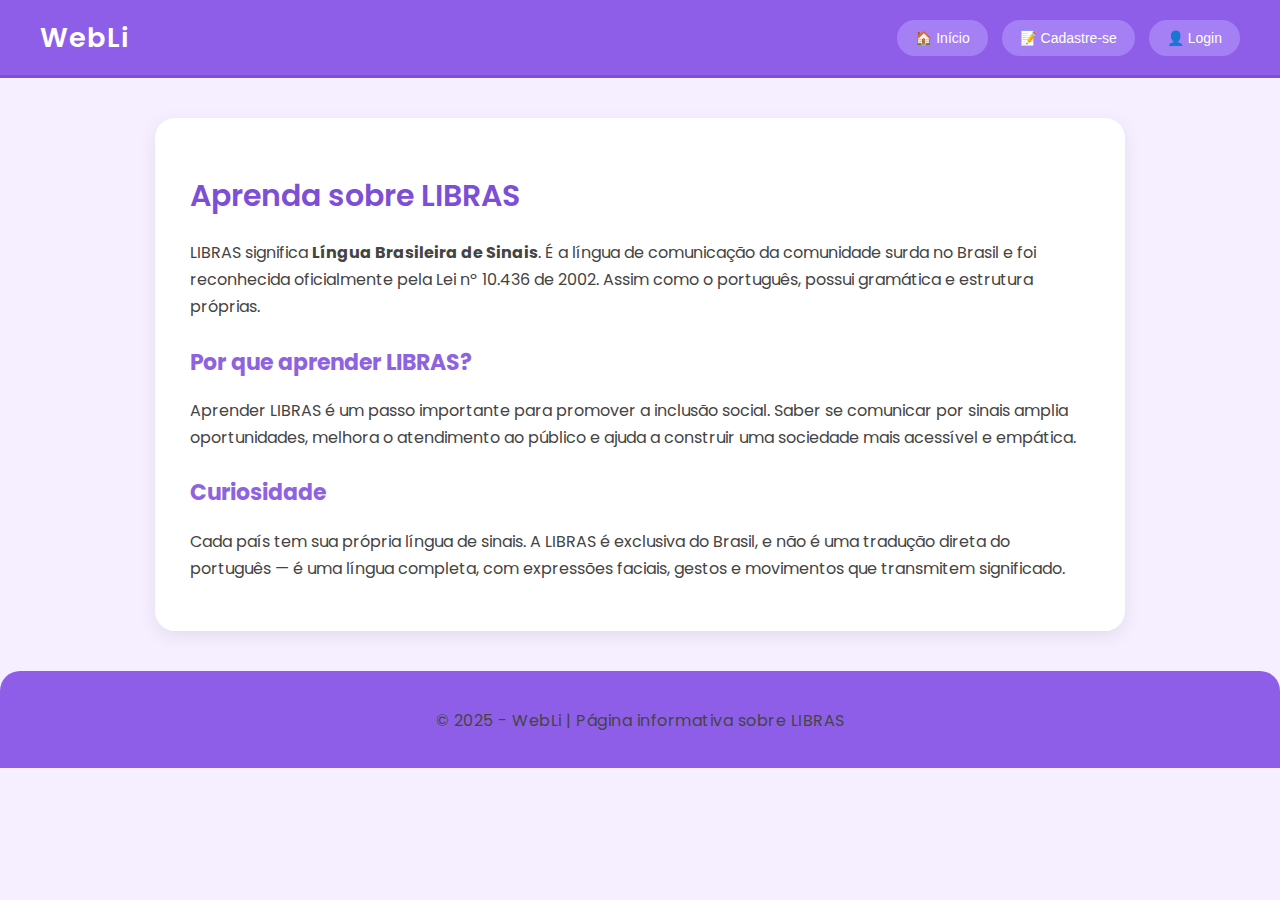
<file: index.html>
<!DOCTYPE html>
<html lang="pt-BR">
<head>
  <meta charset="UTF-8" />
  <meta name="viewport" content="width=device-width, initial-scale=1.0" />
  <title>Informações sobre LIBRAS</title>

  <!-- Fonte moderna -->
  <link href="https://fonts.googleapis.com/css2?family=Poppins:wght@300;400;600&display=swap" rel="stylesheet">

  <!-- Arquivo CSS -->
  <link rel="stylesheet" href="informativa.css" />
</head>

<body>

  <!-- HEADER -->
  <header>
    <div class="logo">WebLi</div>

    <nav class="menu">
      <button type="button" onclick="irparaInicio()">🏠 Início</button>
      <button type="button" onclick="irparaCadastro()">📝 Cadastre-se</button>
      <button type="button" onclick="irparaLogin()">👤 Login</button>
    </nav>
  </header>

  <!-- CONTEÚDO PRINCIPAL -->
  <main>
    <h1>Aprenda sobre LIBRAS</h1>
    <p>
      LIBRAS significa <strong>Língua Brasileira de Sinais</strong>. É a língua de comunicação da comunidade surda no Brasil e foi reconhecida oficialmente pela Lei nº 10.436 de 2002. Assim como o português, possui gramática e estrutura próprias.
    </p>

    <h2>Por que aprender LIBRAS?</h2>
    <p>
      Aprender LIBRAS é um passo importante para promover a inclusão social. Saber se comunicar por sinais amplia oportunidades, melhora o atendimento ao público e ajuda a construir uma sociedade mais acessível e empática.
    </p>

    <h2>Curiosidade</h2>
    <p>
      Cada país tem sua própria língua de sinais. A LIBRAS é exclusiva do Brasil, e não é uma tradução direta do português — é uma língua completa, com expressões faciais, gestos e movimentos que transmitem significado.
    </p>
  </main>

  <!-- FOOTER -->
  <footer>
    <p>© 2025 - WebLi | Página informativa sobre LIBRAS</p>
  </footer>

  <!-- SCRIPT -->
  <script src="script.js"></script>

</body>
</html>
</file>
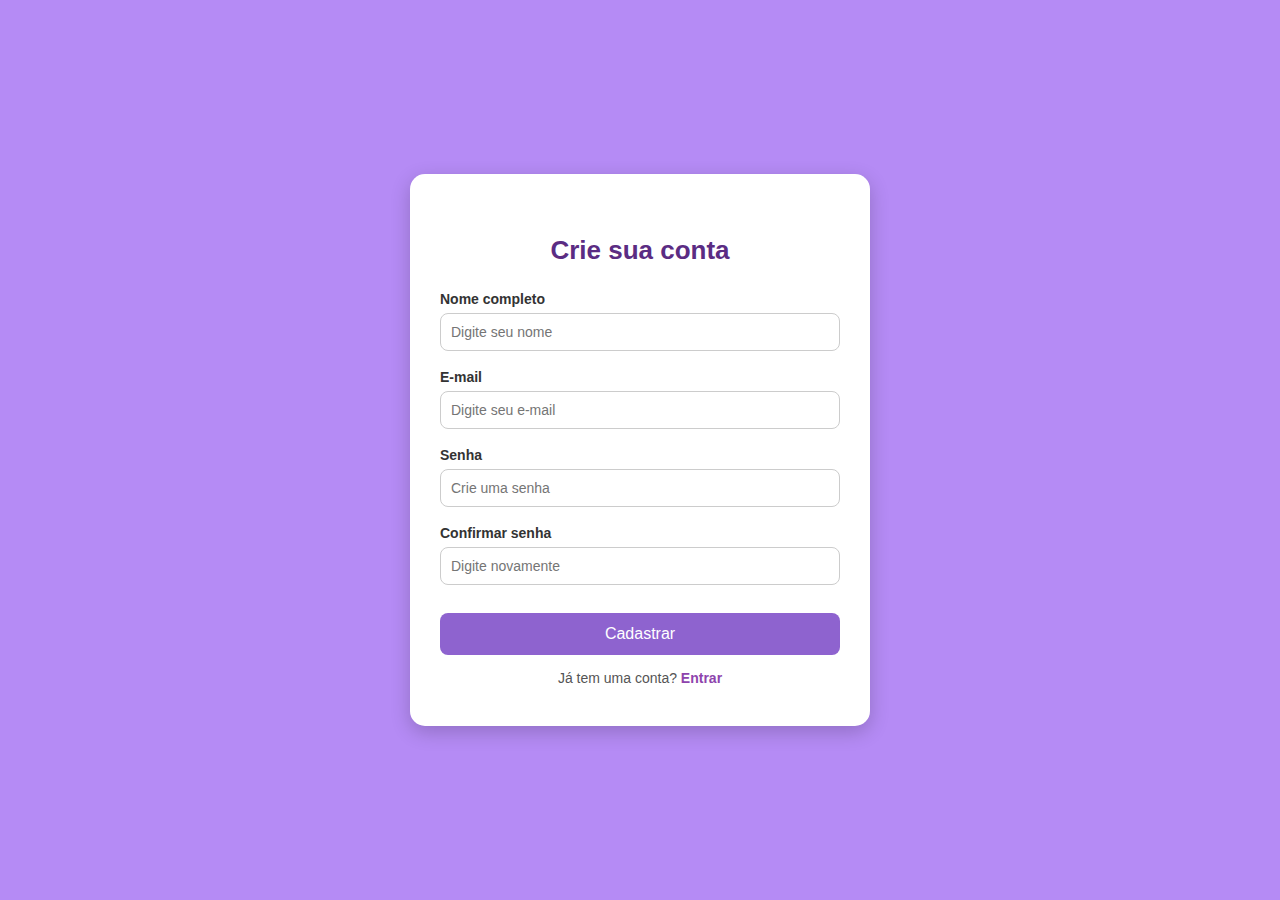
<file: cadastro.html>
<!DOCTYPE html>
<html lang="pt-BR">
<head>
  <meta charset="UTF-8">
  <title>Tela de Cadastro</title>
  <link rel="stylesheet" href="cadastro.css">
</head>
<body>

  <div class="container">
    <h2>Crie sua conta</h2>

    <div class="form-group">
      <label for="nome">Nome completo</label>
      <input type="text" id="nome" placeholder="Digite seu nome">
    </div>

    <div class="form-group">
      <label for="email">E-mail</label>
      <input type="email" id="email" placeholder="Digite seu e-mail">
    </div>

    <div class="form-group">
      <label for="senha">Senha</label>
      <input type="password" id="senha" placeholder="Crie uma senha">
    </div>

    <div class="form-group">
      <label for="confirmar">Confirmar senha</label>
      <input type="password" id="confirmar" placeholder="Digite novamente">
    </div>

    <button class="btn" onclick="validarCadastro()">Cadastrar</button>

    <p class="mensagem" id="mensagem"></p>

    <div class="footer-text">
      Já tem uma conta? <a href="#">Entrar</a>
    </div>
  </div>

  <script src="cadastro.js"></script>
</body>
</html>
</file>
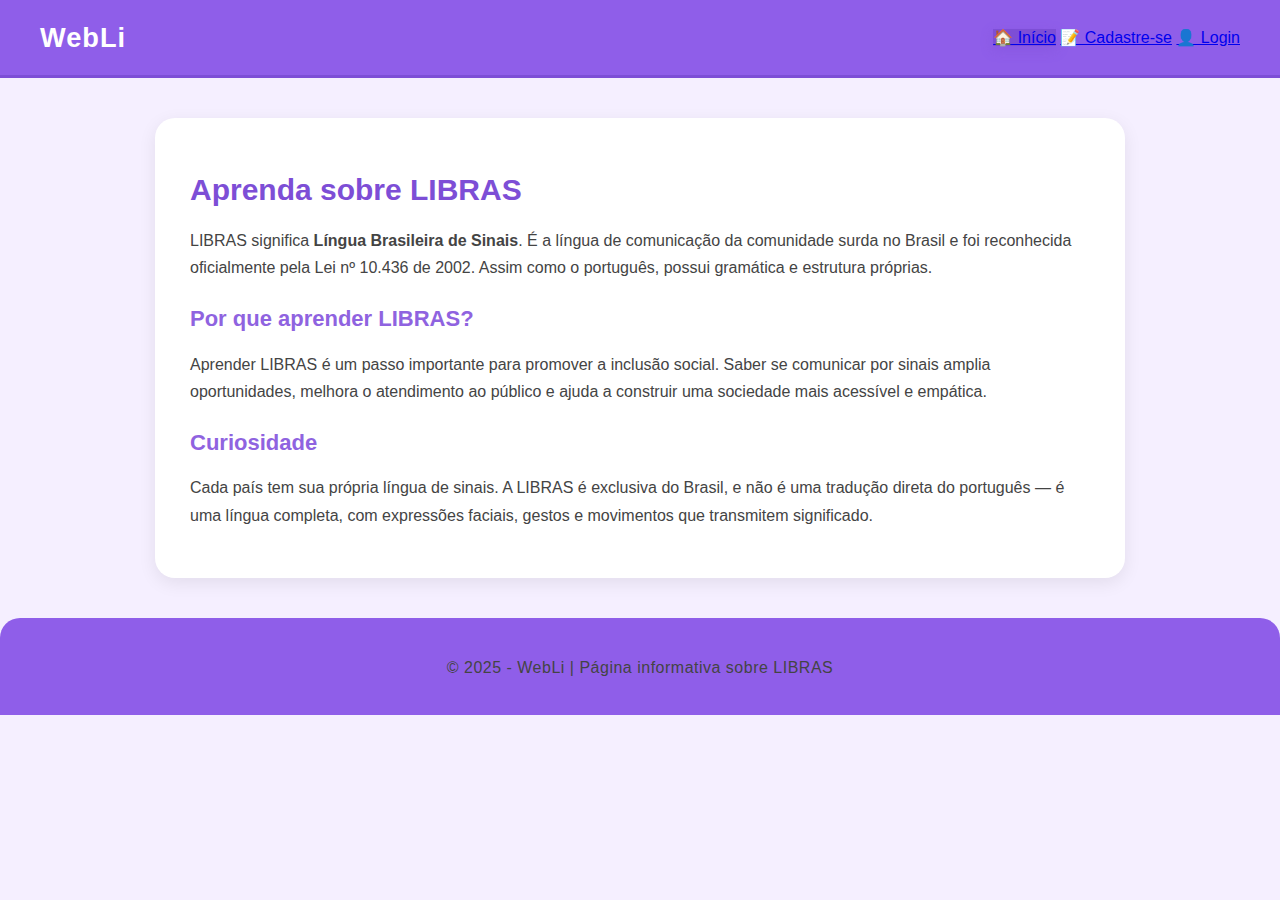
<file: informativa.html>
<!DOCTYPE html>
<html lang="pt-BR">
<head>
  <meta charset="UTF-8">
  <meta name="viewport" content="width=device-width, initial-scale=1.0">
  <title>Informações sobre LIBRAS</title>
  <link rel="stylesheet" href="informativa.css">
</head>
<body>

  <header>
    <div class="logo">WebLi</div>
    <nav>
      <a href="#" class="ativo">🏠 Início</a>
      <a href="#">📝 Cadastre-se</a>
      <a href="#">👤 Login</a>
    </nav>
  </header>

  <main>
    <h1>Aprenda sobre LIBRAS</h1>
    <p>LIBRAS significa <strong>Língua Brasileira de Sinais</strong>. É a língua de comunicação da comunidade surda no Brasil e foi reconhecida oficialmente pela Lei nº 10.436 de 2002. Assim como o português, possui gramática e estrutura próprias.</p>

    <h2>Por que aprender LIBRAS?</h2>
    <p>Aprender LIBRAS é um passo importante para promover a inclusão social. Saber se comunicar por sinais amplia oportunidades, melhora o atendimento ao público e ajuda a construir uma sociedade mais acessível e empática.</p>

    <h2>Curiosidade</h2>
    <p>Cada país tem sua própria língua de sinais. A LIBRAS é exclusiva do Brasil, e não é uma tradução direta do português — é uma língua completa, com expressões faciais, gestos e movimentos que transmitem significado.</p>

</main>

  <footer>
    <p>© 2025 - WebLi | Página informativa sobre LIBRAS</p>
  </footer>
  
<script src="informativa.js"></script>


</body>
</html>
</file>
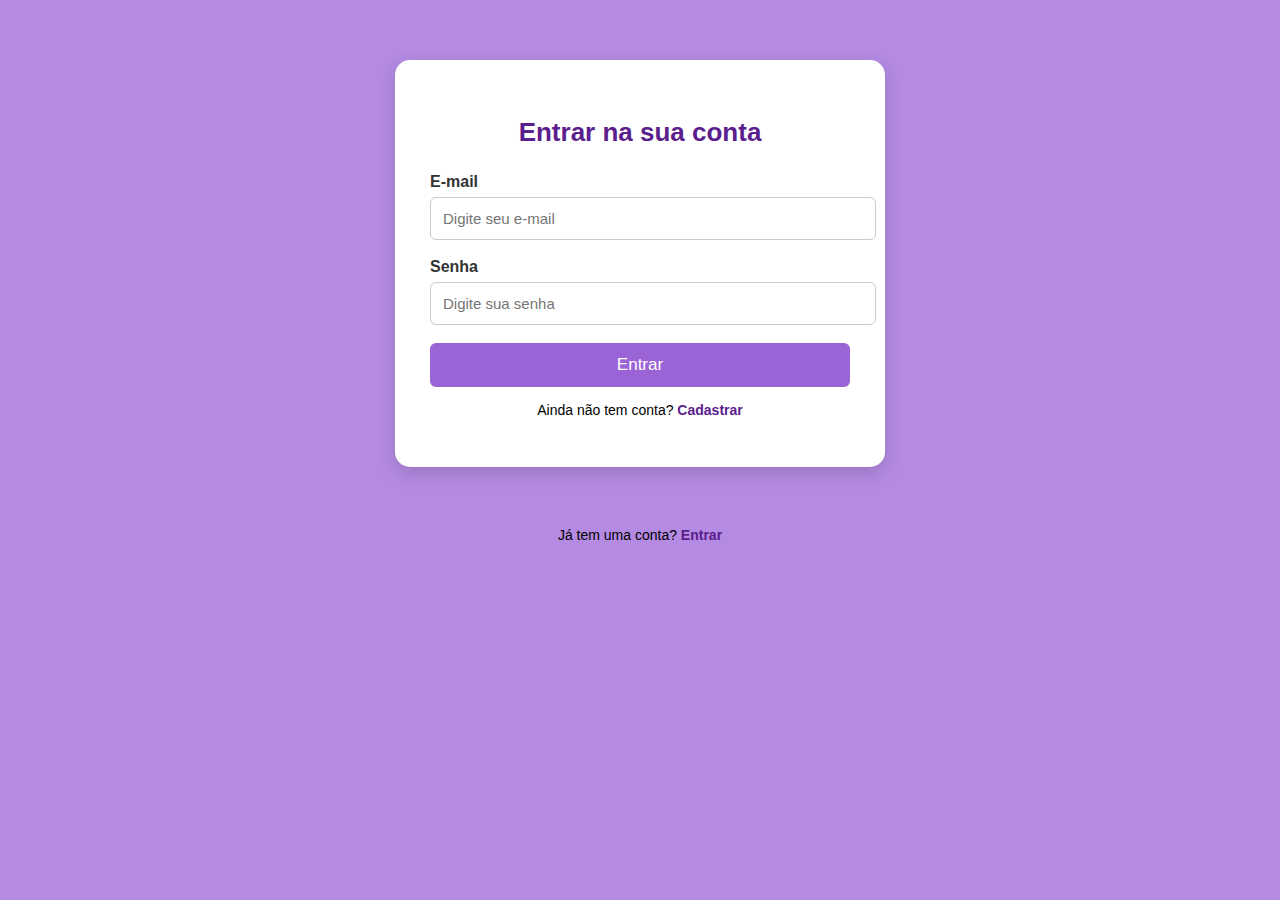
<file: login.html>
<!DOCTYPE html>
<html lang="pt-br">
<head>
    <meta charset="UTF-8">
    <title>Login</title>
    <link rel="stylesheet" href="login.css">
</head>
<body>

    <div class="login-container">
        <h2>Entrar na sua conta</h2>

        <form id="loginForm" autocomplete="off">
            <label for="email">E-mail</label>
            <input type="email" id="email" placeholder="Digite seu e-mail">

            <label for="senha">Senha</label>
            <input type="password" id="senha" placeholder="Digite sua senha">

            <button type="button" onclick="fazerLogin()">Entrar</button>

            <p class="cadastro-link">
                Ainda não tem conta? <a href="cadastro.html">Cadastrar</a>
            </p>
        </form>
    </div>

    <p class="login-link">
    Já tem uma conta? <a href="login.html">Entrar</a>
    </p>

    <script src="login.js"></script>
</body>
</html>
</file>
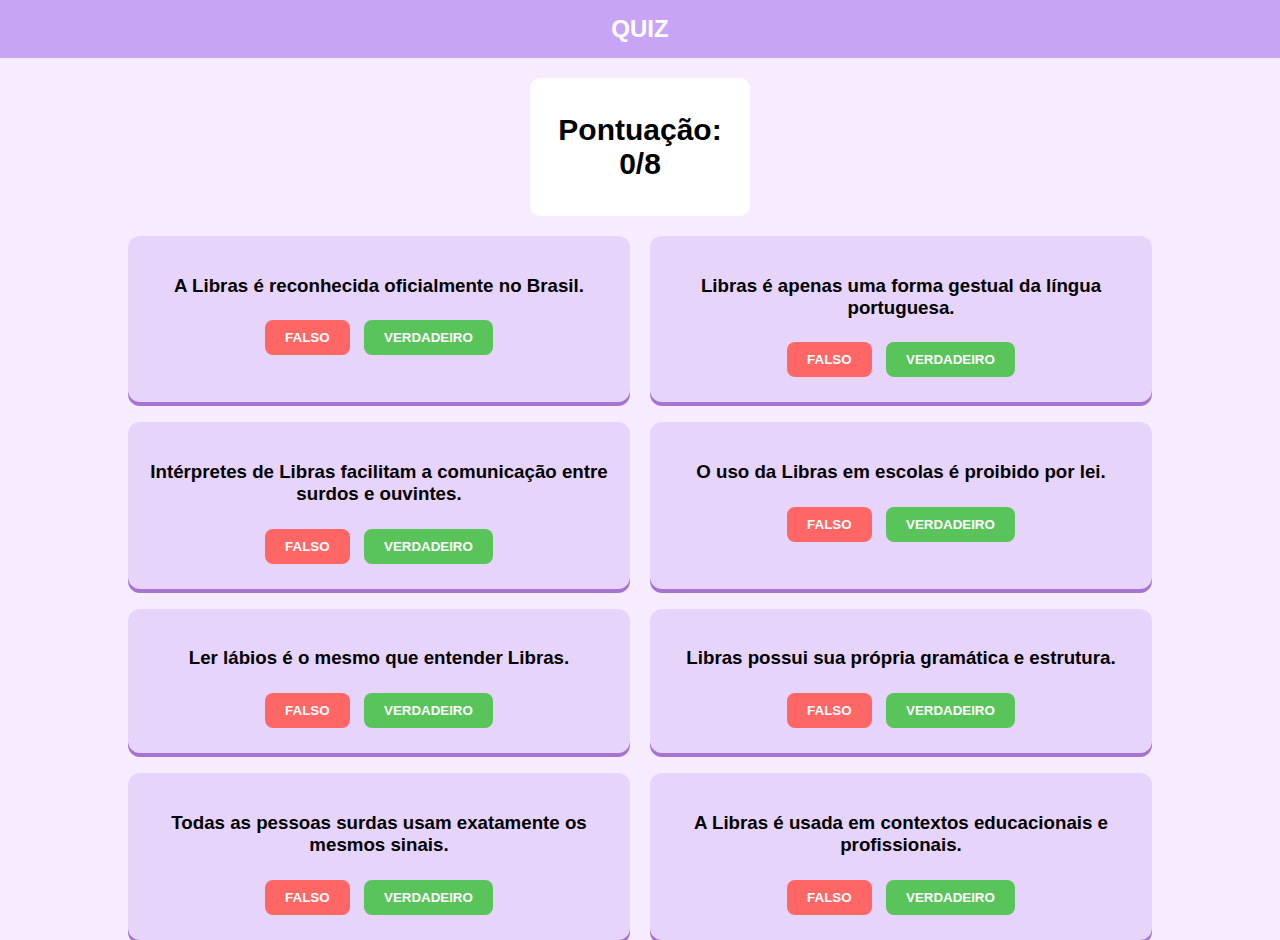
<file: jogo/jogo.html>
<!doctype html>
<html lang="pt-BR">
<head>
  <meta charset="utf-8" />
  <meta name="viewport" content="width=device-width,initial-scale=1" />
  <title>Jogo — Verdadeiro ou Falso</title>
  <link rel="stylesheet" href="jogo.css">
</head>
<body>
  <div id="confetti-container"></div>

  <header class="site-header">
    <div class="header-inner">
      <div class="logo">QUIZ</div>
    </div>
  </header>

  <main>
    <div class="score-container">
      <h2>Pontuação: <span id="score">0/8</span></h2>
    </div>

    <section class="cards-section">
      <div class="cards-grid">

        <article class="card" data-answer="verdadeiro">
          <h3>A Libras é reconhecida oficialmente no Brasil.</h3>
          <div class="card-actions">
            <button class="btn btn-false">FALSO</button>
            <button class="btn btn-true">VERDADEIRO</button>
          </div>
        </article>

        <article class="card" data-answer="falso">
          <h3>Libras é apenas uma forma gestual da língua portuguesa.</h3>
          <div class="card-actions">
            <button class="btn btn-false">FALSO</button>
            <button class="btn btn-true">VERDADEIRO</button>
          </div>
        </article>

        <article class="card" data-answer="verdadeiro">
          <h3>Intérpretes de Libras facilitam a comunicação entre surdos e ouvintes.</h3>
          <div class="card-actions">
            <button class="btn btn-false">FALSO</button>
            <button class="btn btn-true">VERDADEIRO</button>
          </div>
        </article>

        <article class="card" data-answer="falso">
          <h3>O uso da Libras em escolas é proibido por lei.</h3>
          <div class="card-actions">
            <button class="btn btn-false">FALSO</button>
            <button class="btn btn-true">VERDADEIRO</button>
          </div>
        </article>

        <article class="card" data-answer="falso">
          <h3>Ler lábios é o mesmo que entender Libras.</h3>
          <div class="card-actions">
            <button class="btn btn-false">FALSO</button>
            <button class="btn btn-true">VERDADEIRO</button>
          </div>
        </article>

        <article class="card" data-answer="verdadeiro">
          <h3>Libras possui sua própria gramática e estrutura.</h3>
          <div class="card-actions">
            <button class="btn btn-false">FALSO</button>
            <button class="btn btn-true">VERDADEIRO</button>
          </div>
        </article>

        <article class="card" data-answer="falso">
          <h3>Todas as pessoas surdas usam exatamente os mesmos sinais.</h3>
          <div class="card-actions">
            <button class="btn btn-false">FALSO</button>
            <button class="btn btn-true">VERDADEIRO</button>
          </div>
        </article>

        <article class="card" data-answer="verdadeiro">
          <h3>A Libras é usada em contextos educacionais e profissionais.</h3>
          <div class="card-actions">
            <button class="btn btn-false">FALSO</button>
            <button class="btn btn-true">VERDADEIRO</button>
          </div>
        </article>
      </div>
    </section>
  </main>

  <script src="jogo.js"></script>
</body>
</html>
</file>
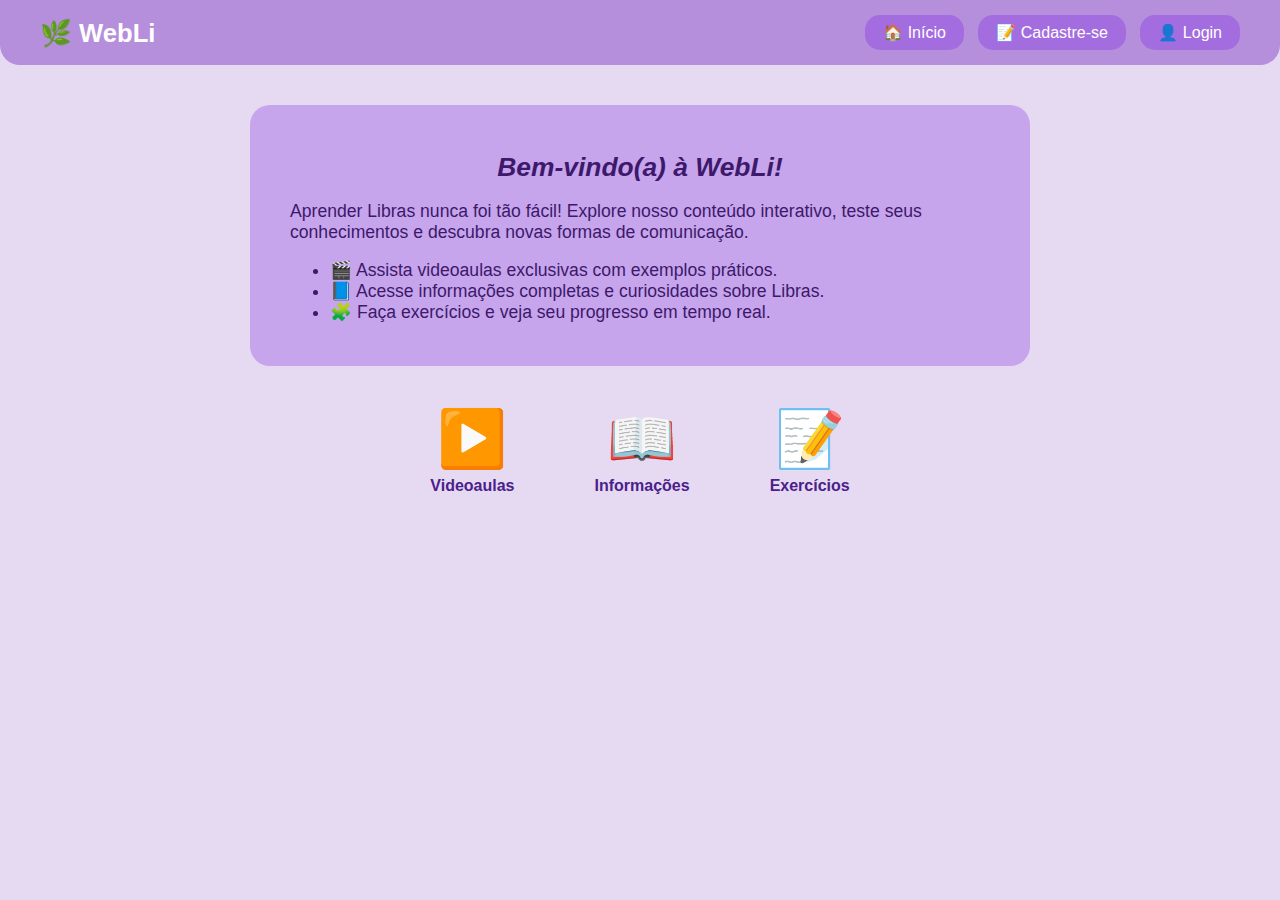
<file: principal/principal.html>
<!DOCTYPE html>
<html lang="pt-BR">
<head>
  <meta charset="UTF-8">
  <title>WebLi - Página Inicial</title>
  <link rel="stylesheet" href="principal.css">
</head>
<body>
  <header>
    <div class="logo">🌿 WebLi</div>
    <nav>
      <button id="btnInicio">🏠 Início</button>
      <button id="btnCadastro">📝 Cadastre-se</button>
      <button id="btnLogin">👤 Login</button>
    </nav>
  </header>

  <main>
    <section class="caixa">
      <h2>Bem-vindo(a) à WebLi!</h2>
      <p>Aprender Libras nunca foi tão fácil! Explore nosso conteúdo interativo, teste seus conhecimentos e descubra novas formas de comunicação.</p>
      <ul>
        <li>🎬 Assista videoaulas exclusivas com exemplos práticos.</li>
        <li>📘 Acesse informações completas e curiosidades sobre Libras.</li>
        <li>🧩 Faça exercícios e veja seu progresso em tempo real.</li>
      </ul>
    </section>

    <div class="icones">
      <div class="item">
        <div class="icone">▶️</div>
        <p>Videoaulas</p>
      </div>
      <div class="item">
        <div class="icone">📖</div>
        <p>Informações</p>
      </div>
      <div class="item">
        <div class="icone">📝</div>
        <p>Exercícios</p>
      </div>
    </div>
  </main>

  <script>
    document.getElementById("btnInicio").addEventListener("click", function() {
      window.location.href = "inicio.html";
    });
    document.getElementById("btnCadastro").addEventListener("click", function() {
      window.location.href = "cadastro.html";
    });
    document.getElementById("btnLogin").addEventListener("click", function() {
      window.location.href = "login.html";
    });
  </script>
</body>
</html>
</file>
<file: informativa.css>
/* --- ESTILO GERAL --- */
body {
  margin: 0;
  padding: 0;
  font-family: "Poppins", Arial, sans-serif;
  background: #f5efff; /* lilás suave */
  color: #333;
}

/* --- HEADER --- */
header {
  background: #8f5ee9; /* cor sólida */
  display: flex;
  justify-content: space-between;
  align-items: center;
  height: 75px;
  padding: 0 40px;
  border-bottom: 3px solid #7d4ed6;
}

.logo {
  color: white;
  font-size: 1.7em;
  font-weight: 600;
  letter-spacing: 1px;
}

/* --- NAV BOTÕES --- */
nav button {
  border: none;
  background: #a580f5;
  color: white;
  padding: 10px 18px;
  margin-left: 10px;
  border-radius: 30px;
  font-size: 14px;
  cursor: pointer;
  transition: 0.25s ease;
}

nav button:hover {
  background: #bb9cfb;
  transform: translateY(-2px);
  box-shadow: 0 4px 10px rgba(0,0,0,0.15);
}

nav .ativo {
  background: #7d4ed6;
  box-shadow: 0 4px 12px rgba(125, 78, 214, 0.4);
}

/* --- CONTEÚDO PRINCIPAL --- */
main {
  max-width: 900px;
  background: white;
  margin: 40px auto;
  padding: 35px;
  border-radius: 20px;
  box-shadow: 0 5px 18px rgba(0,0,0,0.08);
}

h1 {
  color: #7d4ed6;
  font-size: 30px;
  margin-bottom: 20px;
  font-weight: 600;
}

h2 {
  color: #8f63e0;
  margin-top: 25px;
  font-size: 22px;
}

p {
  line-height: 1.7;
  margin-bottom: 14px;
  font-size: 16px;
  color: #444;
}

/* --- FOOTER --- */
footer {
  text-align: center;
  background: #8f5ee9;
  color: white;
  padding: 20px;
  border-radius: 20px 20px 0 0;
  margin-top: 35px;
  font-size: 14px;
  letter-spacing: 0.5px;
}
</file>
<file: cadastro.css>
body {
  margin: 0;
  font-family: Arial, sans-serif;
  background-color: #b58bf5;
  height: 100vh;
  display: flex;
  justify-content: center;
  align-items: center;
}

.container {
  width: 400px;
  background-color: #ffffff;
  border-radius: 15px;
  box-shadow: 0 6px 20px rgba(0, 0, 0, 0.2);
  padding: 40px 30px;
}

h2 {
  text-align: center;
  color: #5b2c83;
  margin-bottom: 25px;
  font-size: 26px;
}

.form-group {
  margin-bottom: 18px;
}

label {
  display: block;
  margin-bottom: 6px;
  font-weight: bold;
  color: #333;
  font-size: 14px;
}

input {
  width: 100%;
  padding: 10px;
  border: 1px solid #ccc;
  border-radius: 8px;
  font-size: 14px;
  box-sizing: border-box;
  transition: 0.3s;
}

input:focus {
  border-color: #9b59b6;
  outline: none;
  box-shadow: 0 0 5px rgba(155, 89, 182, 0.4);
}

.btn {
  width: 100%;
  background-color: #8e63cf;
  color: white;
  border: none;
  padding: 12px;
  border-radius: 8px;
  font-size: 16px;
  cursor: pointer;
  transition: background-color 0.3s;
  margin-top: 10px;
}

.btn:hover {
  background-color: #9c6fde;
}

.footer-text {
  text-align: center;
  margin-top: 15px;
  font-size: 14px;
  color: #555;
}

.footer-text a {
  color: #8e44ad;
  text-decoration: none;
  font-weight: bold;
}

.footer-text a:hover {
  text-decoration: underline;
}

.mensagem {
  text-align: center;
  margin-top: 10px;
  font-weight: bold;
  font-size: 14px;
}

.erro {
  color: red;
}

.sucesso {
  color: green;
}
</file>
<file: login.css>
body {
    margin: 0;
    padding: 0;
    font-family: Arial, sans-serif;
    background-color: #b48ae2; /* mesma cor da tela anterior */
}

.login-container {
    width: 420px;
    background: white;
    margin: 60px auto;
    padding: 35px;
    border-radius: 15px;
    box-shadow: 0px 6px 18px rgba(0,0,0,0.15);
    text-align: center;
}

h2 {
    margin-bottom: 25px;
    color: #5b1e8d;
    font-size: 26px;
}

label {
    display: block;
    margin-bottom: 6px;
    text-align: left;
    color: #333;
    font-weight: bold;
}

input {
    width: 100%;
    padding: 12px;
    margin-bottom: 18px;
    border: 1px solid #ccc;
    border-radius: 6px;
    font-size: 15px;
}

button {
    width: 100%;
    padding: 12px;
    background-color: #9a63d6;
    color: white;
    border: none;
    border-radius: 6px;
    font-size: 17px;
    cursor: pointer;
}

button:hover {
    background-color: #864dcc;
}

.cadastro-link {
    margin-top: 15px;
    font-size: 14px;
}

.cadastro-link a {
    color: #5b1e8d;
    font-weight: bold;
    text-decoration: none;
}

.login-link {
    margin-top: 15px;
    font-size: 14px;
    text-align: center;
}

.login-link a {
    color: #5b1e8d; /* roxinho igual ao do seu layout */
    font-weight: bold;
    text-decoration: none;
}
</file>
<file: jogo/jogo.css>
body {
  background: #f7ecff;
  font-family: Arial, sans-serif;
  margin: 0;
  text-align: center;
}

.site-header {
  background: #c8a4f7;
  color: white;
  padding: 15px;
  font-size: 24px;
  font-weight: bold;
}

.score-container {
  margin: 20px;
  background: white;
  border-radius: 10px;
  padding: 10px;
  width: 200px;
  margin-left: auto;
  margin-right: auto;
  font-size: 20px;
}

.cards-grid {
  display: grid;
  grid-template-columns: repeat(2, 1fr);
  gap: 20px;
  width: 80%;
  margin: 0 auto;
}

.card {
  background: #e7d4fb;
  border-radius: 12px;
  padding: 20px;
  box-shadow: 0 4px 0 #a573d1;
}

.btn {
  border: none;
  border-radius: 8px;
  padding: 10px 20px;
  margin: 5px;
  font-weight: bold;
  cursor: pointer;
}

.btn-false {
  background: #ff6666;
  color: white;
}

.btn-true {
  background: #59c45a;
  color: white;
}

.card.correct {
  border: 3px solid green;
}

.card.wrong {
  border: 3px solid red;
}
</file>
<file: principal/principal.css>
body {
  font-family: "Arial", sans-serif;
  background-color: #e6d9f2;
  color: #3d186b;
  margin: 0;
  padding: 0;
}

/* Cabeçalho */
header {
  background-color: #b58edc;
  display: flex;
  align-items: center;
  justify-content: space-between;
  padding: 15px 40px;
  border-radius: 0 0 20px 20px;
}

.logo {
  font-size: 1.6em;
  font-weight: bold;
  color: white;
}

nav button {
  background-color: #a46ddf;
  border: none;
  border-radius: 15px;
  color: white;
  padding: 8px 18px;
  font-size: 1em;
  margin-left: 10px;
  cursor: pointer;
  transition: 0.2s;
}

nav button:hover {
  background-color: #8e4fd6;
}

/* Conteúdo principal */
main {
  text-align: center;
  margin-top: 40px;
}

.caixa {
  background-color: #c6a5ec;
  padding: 25px 40px;
  border-radius: 20px;
  width: 700px;
  margin: 0 auto 40px auto;
  text-align: left;
  font-size: 1.1em;
}

.caixa h2 {
  text-align: center;
  font-style: italic;
  margin-bottom: 10px;
}

/* Ícones */
.icones {
  display: flex;
  justify-content: center;
  gap: 80px;
  margin-top: 20px;
}

.item {
  text-align: center;
}

.icone {
  font-size: 3.5em;
  color: #8e4fd6;
  margin-bottom: 5px;
}

.item p {
  font-weight: bold;
  color: #4b208b;
  margin: 0;
}
</file>
